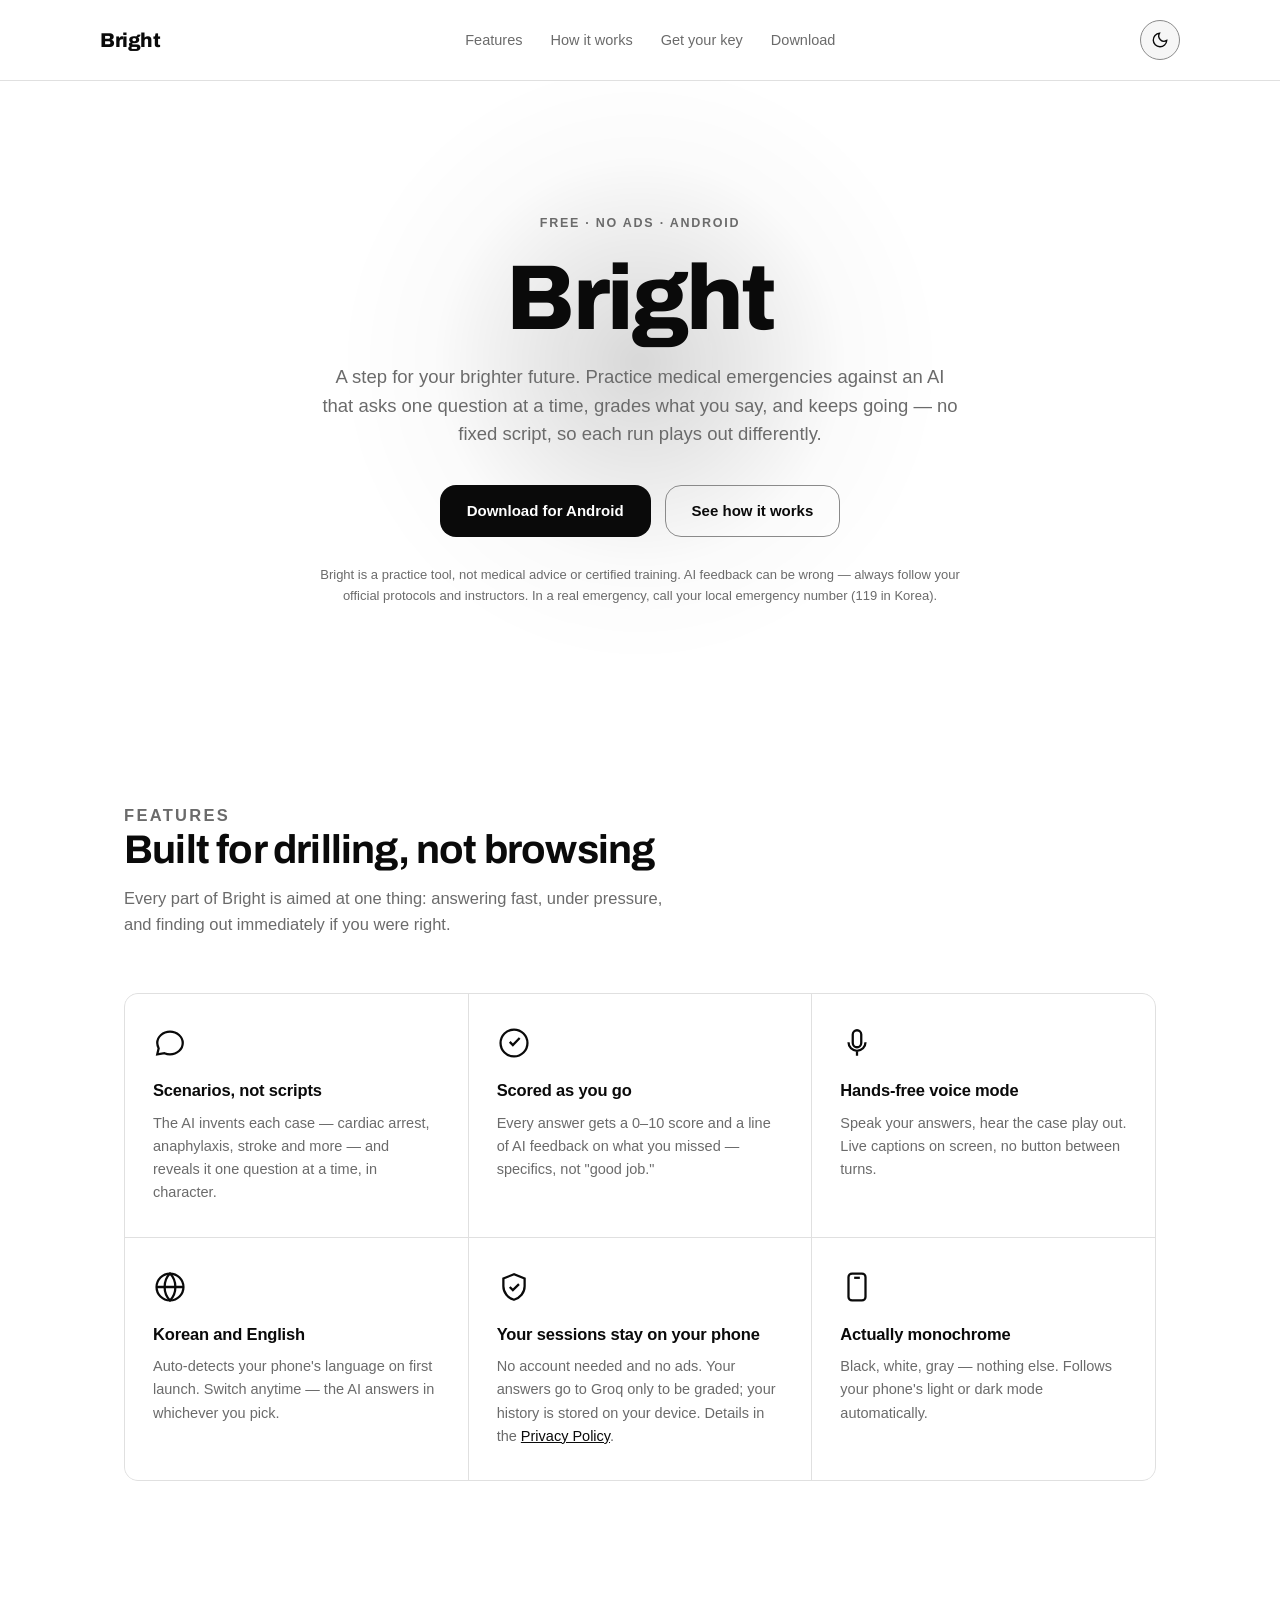
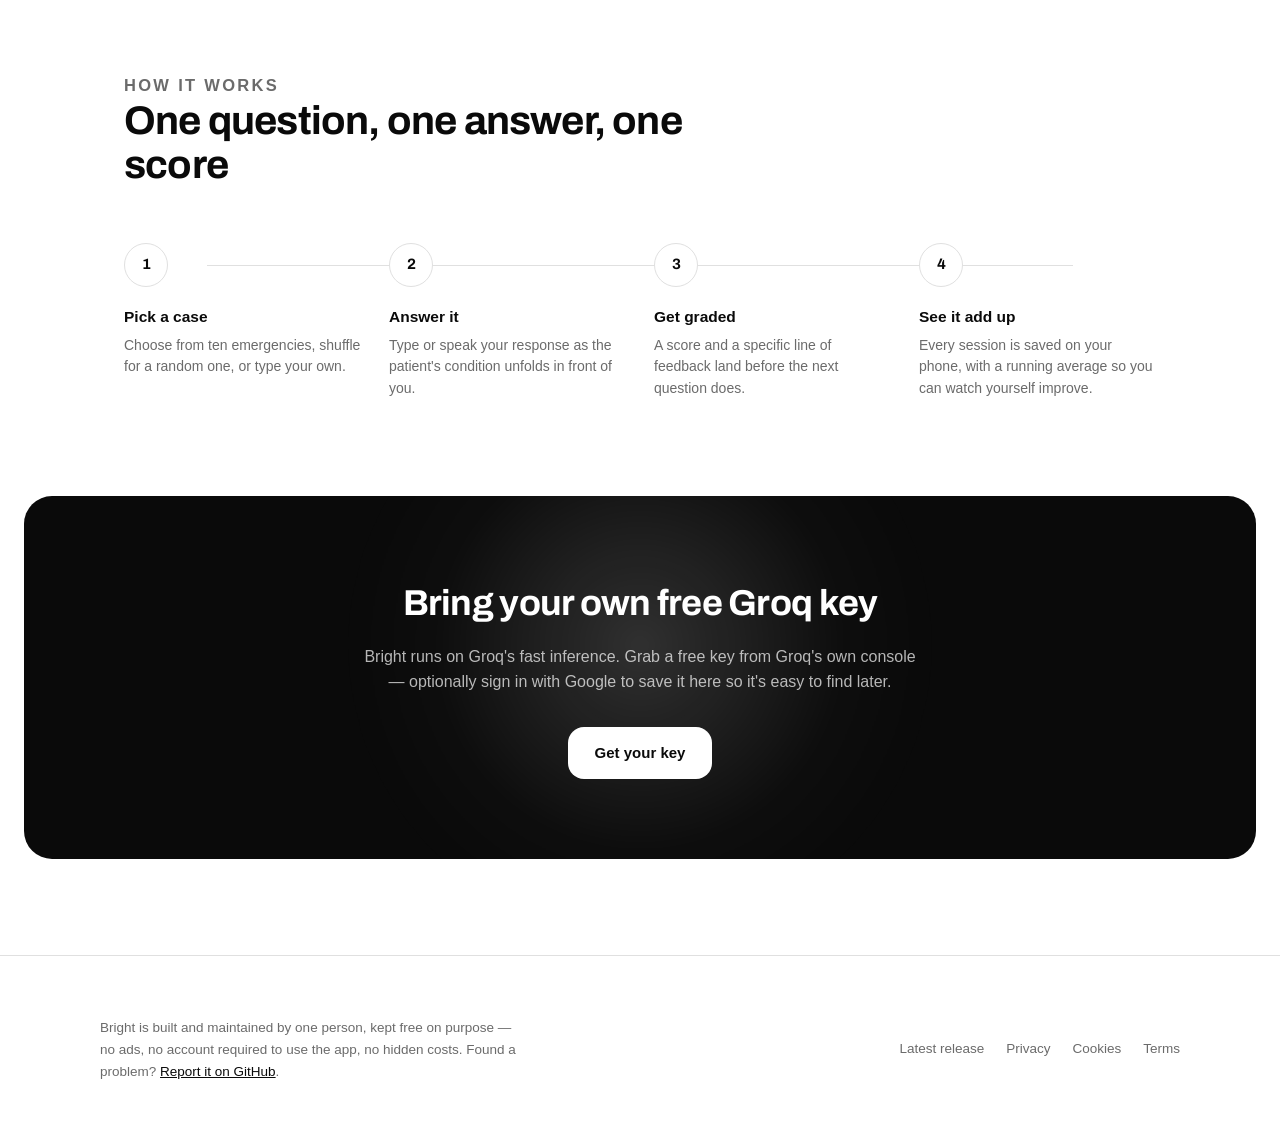
<file: index.html>
<!DOCTYPE html>
<html lang="en">
<head>
<meta charset="UTF-8">
<meta name="viewport" content="width=device-width, initial-scale=1.0, viewport-fit=cover">
<meta name="theme-color" content="#FFFFFF" media="(prefers-color-scheme: light)">
<meta name="theme-color" content="#000000" media="(prefers-color-scheme: dark)">
<title>Bright — AI emergency training, on your phone</title>
<meta name="description" content="Bright drills you on medical emergencies with an AI that asks, grades, and adapts. Free, no ads, built by one person. For practice only — not medical advice.">
<link rel="stylesheet" href="css/styles.css">
</head>
<body>
<a class="skip-link" href="#main">Skip to content</a>

<nav class="nav" aria-label="Main">
  <div class="nav-inner">
    <a href="/" class="wordmark" aria-label="Bright home">Bright</a>
    <ul class="nav-links" id="nav-links">
      <li><a href="#features">Features</a></li>
      <li><a href="#how-it-works">How it works</a></li>
      <li><a href="get-started.html">Get your key</a></li>
      <li><a href="https://github.com/tyngzfgsf/Bright-app/releases/latest" target="_blank" rel="noopener">Download<span class="sr-only"> (opens in a new tab)</span></a></li>
    </ul>
    <div class="nav-actions">
      <button class="theme-toggle" aria-label="Toggle theme"></button>
      <button class="menu-toggle" aria-label="Open menu" aria-expanded="false" aria-controls="nav-links"><span></span><span></span></button>
    </div>
  </div>
</nav>

<main id="main">

<header class="hero">
  <div class="orb" aria-hidden="true"></div>
  <div class="hero-inner">
    <p class="hero-eyebrow">Free · No ads · Android</p>
    <h1>Bright</h1>
    <p class="lede">A step for your brighter future. Practice medical emergencies against an AI that asks one question at a time, grades what you say, and keeps going — no fixed script, so each run plays out differently.</p>
    <div class="btn-row">
      <a class="btn btn-primary" href="https://github.com/tyngzfgsf/Bright-app/releases/latest" target="_blank" rel="noopener">Download for Android<span class="sr-only"> (opens GitHub releases in a new tab)</span></a>
      <a class="btn btn-outline" href="#how-it-works">See how it works</a>
    </div>
    <p class="notice">Bright is a practice tool, not medical advice or certified training. AI feedback can be wrong — always follow your official protocols and instructors. In a real emergency, call your local emergency number (119 in Korea).</p>
  </div>
</header>

<section id="features">
  <div class="wrap">
    <div class="section-head">
      <p class="eyebrow">Features</p>
      <h2>Built for drilling, not browsing</h2>
      <p>Every part of Bright is aimed at one thing: answering fast, under pressure, and finding out immediately if you were right.</p>
    </div>

    <div class="feature-grid">
      <div class="feature-card">
        <svg class="icon" viewBox="0 0 24 24" aria-hidden="true" focusable="false"><path d="M21 12c0 4.4-4 8-9 8-1.4 0-2.7-.3-3.9-.8L3 20l1-4.2C3.4 14.4 3 13.2 3 12c0-4.4 4-8 9-8s9 3.6 9 8Z"/></svg>
        <h3>Scenarios, not scripts</h3>
        <p>The AI invents each case — cardiac arrest, anaphylaxis, stroke and more — and reveals it one question at a time, in character.</p>
      </div>
      <div class="feature-card">
        <svg class="icon" viewBox="0 0 24 24" aria-hidden="true" focusable="false"><path d="M9 11.2 11.2 13.5 16 8.5"/><circle cx="12" cy="12" r="9.5"/></svg>
        <h3>Scored as you go</h3>
        <p>Every answer gets a 0–10 score and a line of AI feedback on what you missed — specifics, not "good job."</p>
      </div>
      <div class="feature-card">
        <svg class="icon" viewBox="0 0 24 24" aria-hidden="true" focusable="false"><path d="M12 3a3 3 0 0 1 3 3v6a3 3 0 0 1-6 0V6a3 3 0 0 1 3-3Z"/><path d="M6 11.5a6 6 0 0 0 12 0"/><path d="M12 18v3"/></svg>
        <h3>Hands-free voice mode</h3>
        <p>Speak your answers, hear the case play out. Live captions on screen, no button between turns.</p>
      </div>
      <div class="feature-card">
        <svg class="icon" viewBox="0 0 24 24" aria-hidden="true" focusable="false"><circle cx="12" cy="12" r="9.5"/><path d="M2.5 12h19M12 2.5c2.5 2.5 3.8 6 3.8 9.5s-1.3 7-3.8 9.5c-2.5-2.5-3.8-6-3.8-9.5S9.5 5 12 2.5Z"/></svg>
        <h3>Korean and English</h3>
        <p>Auto-detects your phone's language on first launch. Switch anytime — the AI answers in whichever you pick.</p>
      </div>
      <div class="feature-card">
        <svg class="icon" viewBox="0 0 24 24" aria-hidden="true" focusable="false"><path d="M12 3 4.5 6v5.5c0 4.6 3.2 8.3 7.5 9.5 4.3-1.2 7.5-4.9 7.5-9.5V6L12 3Z"/><path d="M9 12l2.2 2.2L15.5 10"/></svg>
        <h3>Your sessions stay on your phone</h3>
        <p>No account needed and no ads. Your answers go to Groq only to be graded; your history is stored on your device. Details in the <a href="privacy.html">Privacy Policy</a>.</p>
      </div>
      <div class="feature-card">
        <svg class="icon" viewBox="0 0 24 24" aria-hidden="true" focusable="false"><rect x="6" y="2.5" width="12" height="19" rx="2.5"/><path d="M10 5.5h4"/></svg>
        <h3>Actually monochrome</h3>
        <p>Black, white, gray — nothing else. Follows your phone's light or dark mode automatically.</p>
      </div>
    </div>
  </div>
</section>

<section id="how-it-works">
  <div class="wrap">
    <div class="section-head">
      <p class="eyebrow">How it works</p>
      <h2>One question, one answer, one score</h2>
    </div>
    <div class="steps">
      <div class="step">
        <div class="step-num">1</div>
        <h3>Pick a case</h3>
        <p>Choose from ten emergencies, shuffle for a random one, or type your own.</p>
      </div>
      <div class="step">
        <div class="step-num">2</div>
        <h3>Answer it</h3>
        <p>Type or speak your response as the patient's condition unfolds in front of you.</p>
      </div>
      <div class="step">
        <div class="step-num">3</div>
        <h3>Get graded</h3>
        <p>A score and a specific line of feedback land before the next question does.</p>
      </div>
      <div class="step">
        <div class="step-num">4</div>
        <h3>See it add up</h3>
        <p>Every session is saved on your phone, with a running average so you can watch yourself improve.</p>
      </div>
    </div>
  </div>
</section>

<div class="band">
  <div class="orb" aria-hidden="true"></div>
  <div class="band-inner">
    <h2>Bring your own free Groq key</h2>
    <p>Bright runs on Groq's fast inference. Grab a free key from Groq's own console — optionally sign in with Google to save it here so it's easy to find later.</p>
    <div class="btn-row" style="justify-content:center">
      <a class="btn btn-primary" href="get-started.html">Get your key</a>
    </div>
  </div>
</div>

</main>

<footer>
  <div class="footer-inner">
    <p class="footer-note">Bright is built and maintained by one person, kept free on purpose — no ads, no account required to use the app, no hidden costs. Found a problem? <a href="https://github.com/tyngzfgsf/Bright-app/issues" target="_blank" rel="noopener">Report it on GitHub</a>.</p>
    <ul class="footer-links">
      <li><a href="https://github.com/tyngzfgsf/Bright-app/releases/latest" target="_blank" rel="noopener">Latest release</a></li>
      <li><a href="privacy.html">Privacy</a></li>
      <li><a href="privacy.html#cookies">Cookies</a></li>
      <li><a href="terms.html">Terms</a></li>
    </ul>
  </div>
</footer>

<script src="js/theme.js"></script>
<script src="js/nav.js"></script>
<script src="js/animations.js"></script>
</body>
</html>
</file>
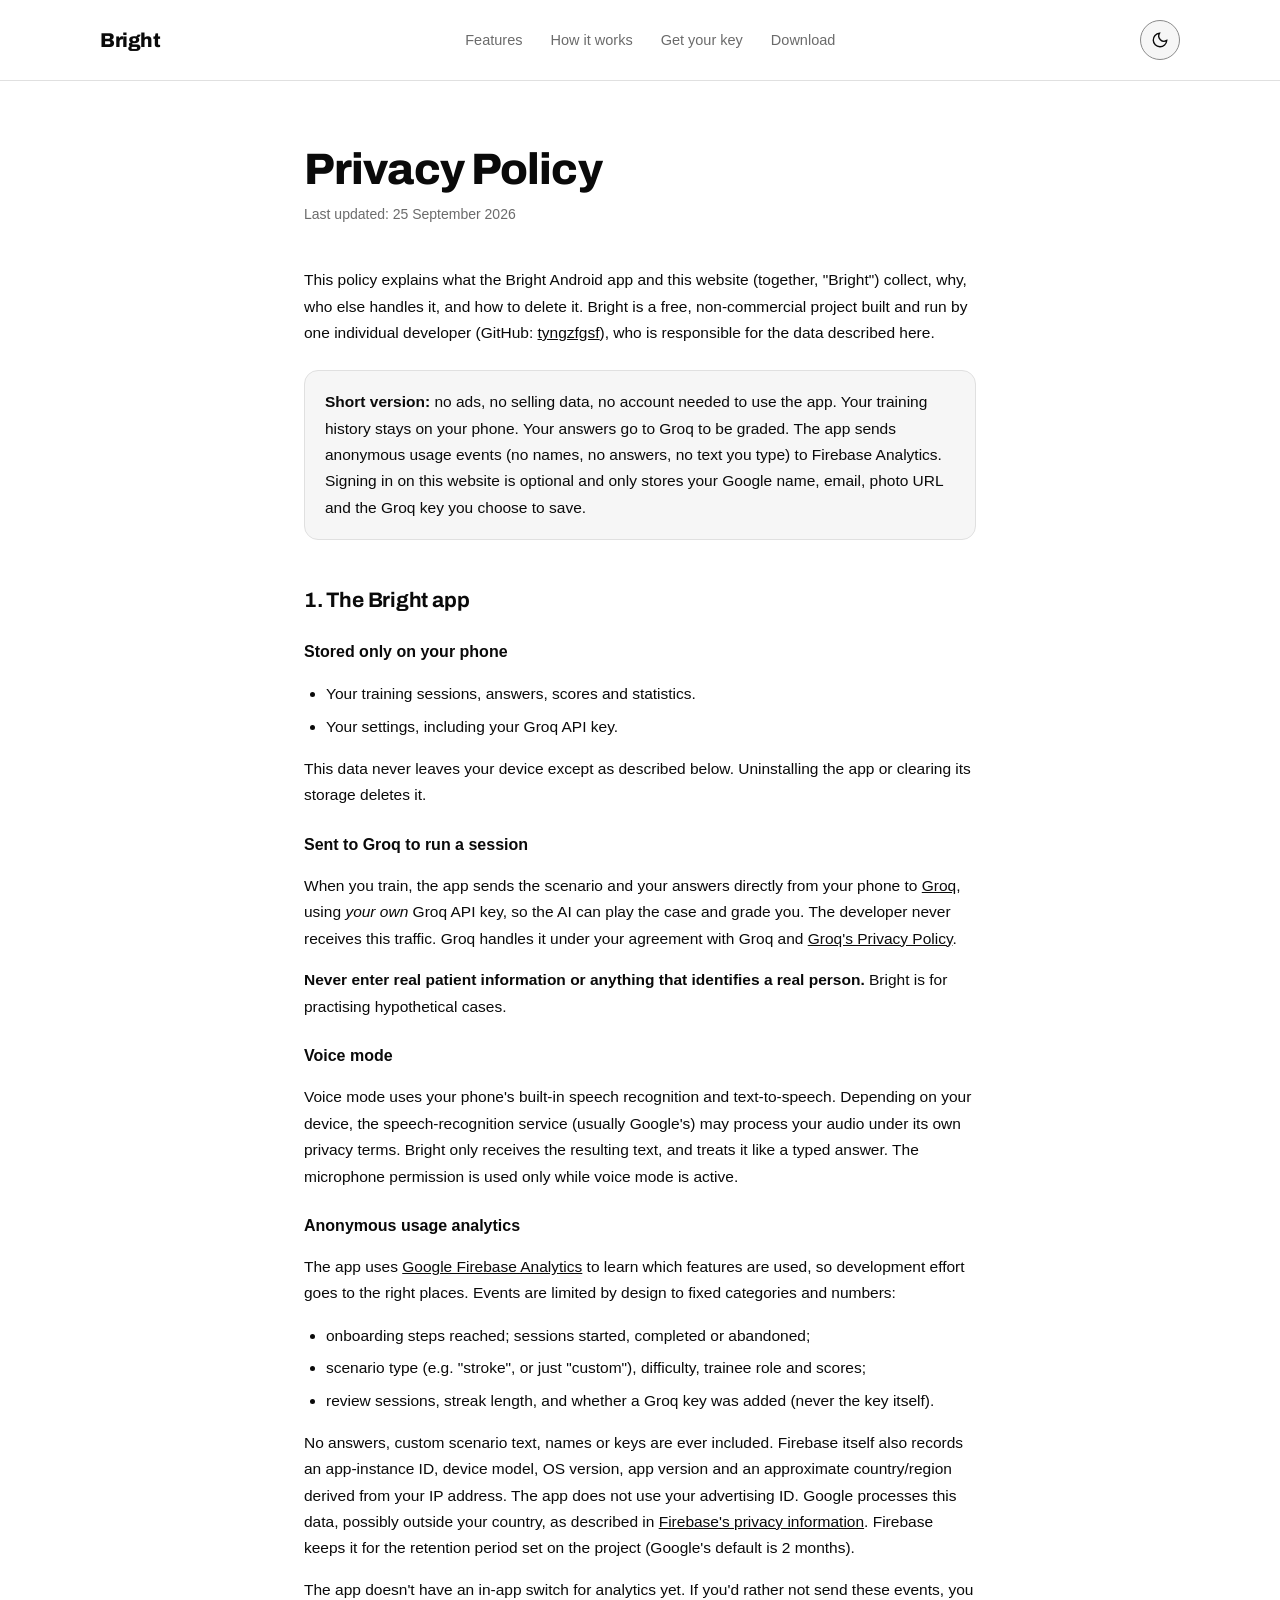
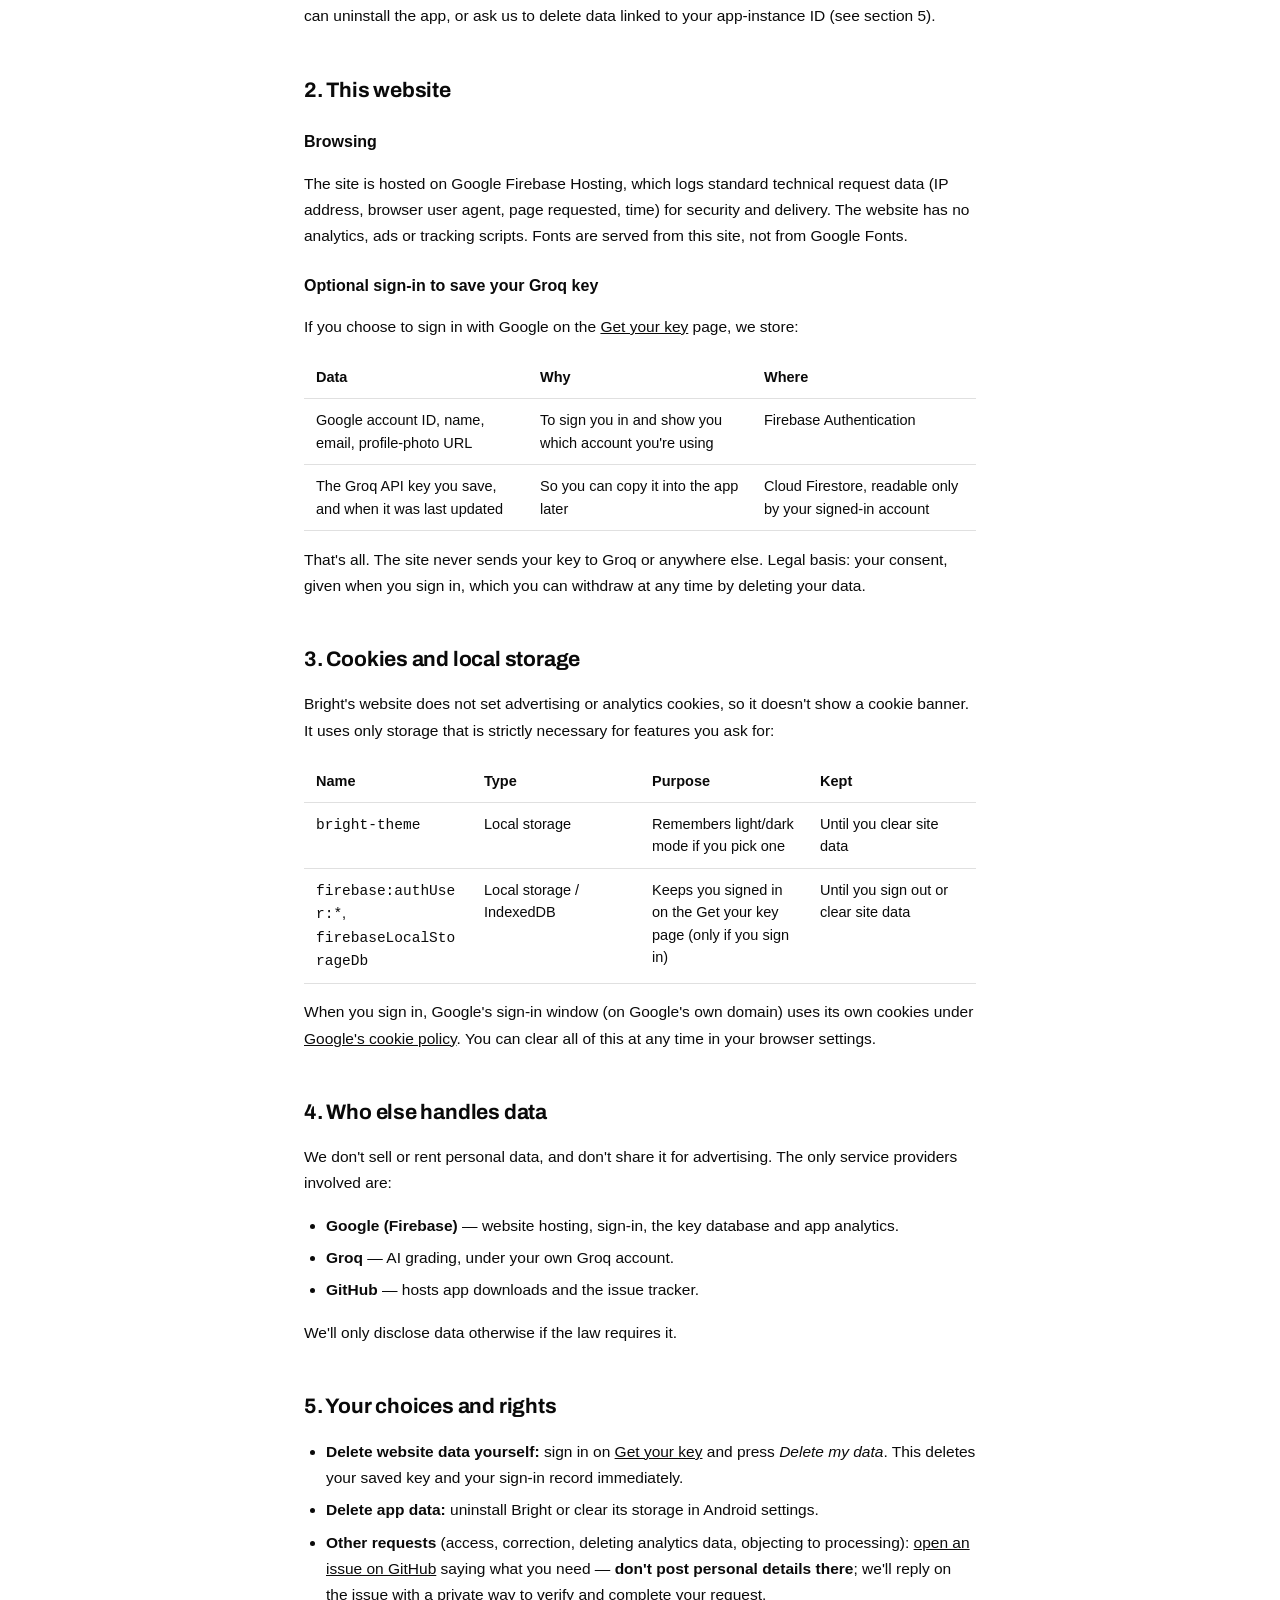
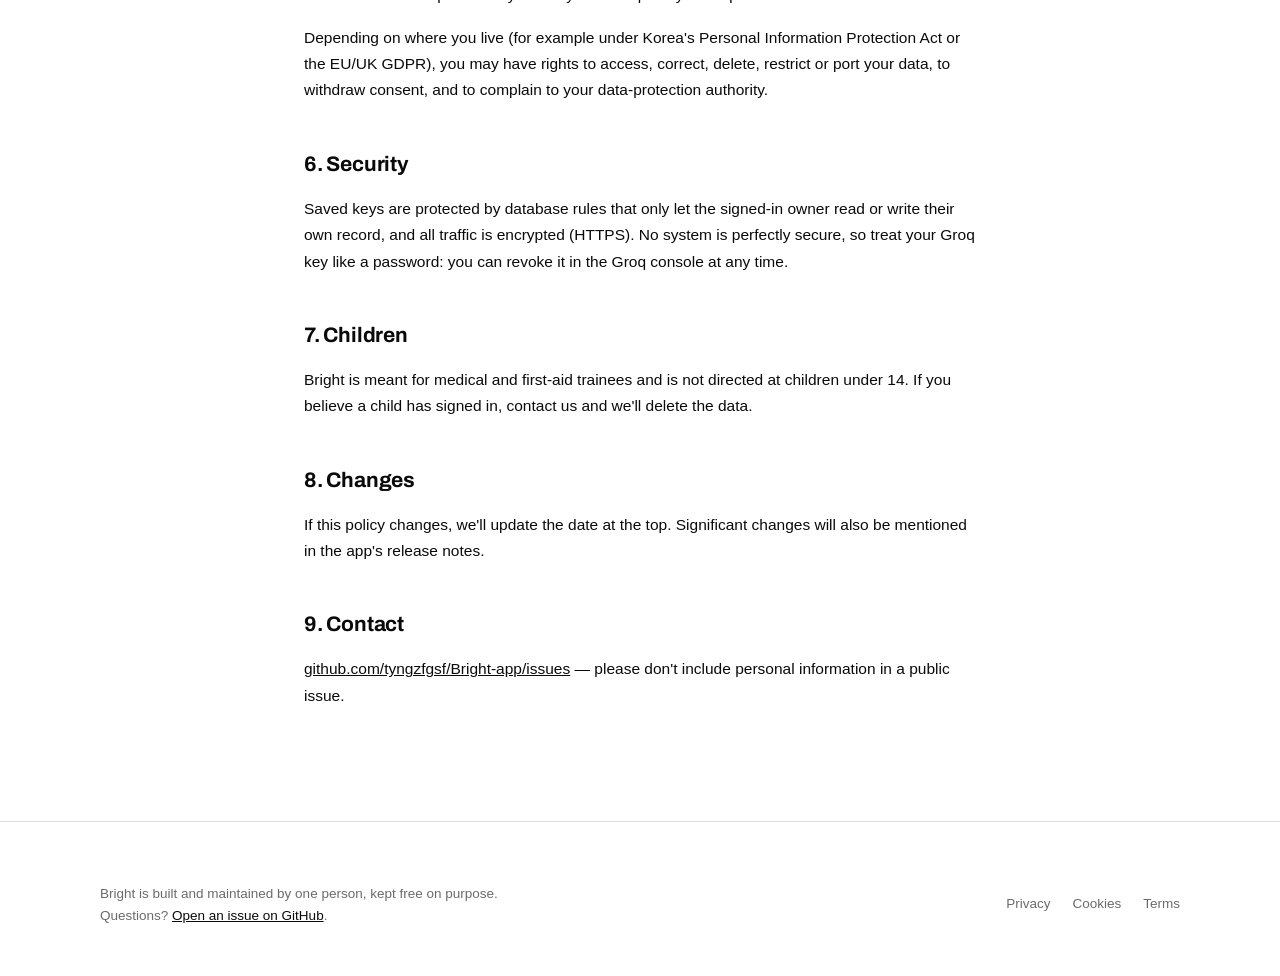
<file: privacy.html>
<!DOCTYPE html>
<html lang="en">
<head>
<meta charset="UTF-8">
<meta name="viewport" content="width=device-width, initial-scale=1.0, viewport-fit=cover">
<meta name="theme-color" content="#FFFFFF" media="(prefers-color-scheme: light)">
<meta name="theme-color" content="#000000" media="(prefers-color-scheme: dark)">
<title>Privacy Policy — Bright</title>
<meta name="description" content="How Bright handles your data: what the app and website collect, why, and how to delete it.">
<link rel="stylesheet" href="css/styles.css">
</head>
<body>
<a class="skip-link" href="#main">Skip to content</a>

<nav class="nav" aria-label="Main">
  <div class="nav-inner">
    <a href="/" class="wordmark" aria-label="Bright home">Bright</a>
    <ul class="nav-links" id="nav-links">
      <li><a href="index.html#features">Features</a></li>
      <li><a href="index.html#how-it-works">How it works</a></li>
      <li><a href="get-started.html">Get your key</a></li>
      <li><a href="https://github.com/tyngzfgsf/Bright-app/releases/latest" target="_blank" rel="noopener">Download<span class="sr-only"> (opens in a new tab)</span></a></li>
    </ul>
    <div class="nav-actions">
      <button class="theme-toggle" aria-label="Toggle theme"></button>
      <button class="menu-toggle" aria-label="Open menu" aria-expanded="false" aria-controls="nav-links"><span></span><span></span></button>
    </div>
  </div>
</nav>

<main id="main" class="legal">
<h1>Privacy Policy</h1>
<p class="updated">Last updated: 25 September 2026</p>

<p>This policy explains what the Bright Android app and this website (together, "Bright") collect, why, who else handles it, and how to delete it. Bright is a free, non-commercial project built and run by one individual developer (GitHub: <a href="https://github.com/tyngzfgsf" target="_blank" rel="noopener">tyngzfgsf</a>), who is responsible for the data described here.</p>

<div class="callout"><p><strong>Short version:</strong> no ads, no selling data, no account needed to use the app. Your training history stays on your phone. Your answers go to Groq to be graded. The app sends anonymous usage events (no names, no answers, no text you type) to Firebase Analytics. Signing in on this website is optional and only stores your Google name, email, photo URL and the Groq key you choose to save.</p></div>

<h2 id="app">1. The Bright app</h2>
<h3>Stored only on your phone</h3>
<ul>
  <li>Your training sessions, answers, scores and statistics.</li>
  <li>Your settings, including your Groq API key.</li>
</ul>
<p>This data never leaves your device except as described below. Uninstalling the app or clearing its storage deletes it.</p>

<h3>Sent to Groq to run a session</h3>
<p>When you train, the app sends the scenario and your answers directly from your phone to <a href="https://groq.com" target="_blank" rel="noopener">Groq</a>, using <em>your own</em> Groq API key, so the AI can play the case and grade you. The developer never receives this traffic. Groq handles it under your agreement with Groq and <a href="https://groq.com/privacy-policy/" target="_blank" rel="noopener">Groq's Privacy Policy</a>.</p>
<p><strong>Never enter real patient information or anything that identifies a real person.</strong> Bright is for practising hypothetical cases.</p>

<h3>Voice mode</h3>
<p>Voice mode uses your phone's built-in speech recognition and text-to-speech. Depending on your device, the speech-recognition service (usually Google's) may process your audio under its own privacy terms. Bright only receives the resulting text, and treats it like a typed answer. The microphone permission is used only while voice mode is active.</p>

<h3>Anonymous usage analytics</h3>
<p>The app uses <a href="https://firebase.google.com/docs/analytics" target="_blank" rel="noopener">Google Firebase Analytics</a> to learn which features are used, so development effort goes to the right places. Events are limited by design to fixed categories and numbers:</p>
<ul>
  <li>onboarding steps reached; sessions started, completed or abandoned;</li>
  <li>scenario type (e.g. "stroke", or just "custom"), difficulty, trainee role and scores;</li>
  <li>review sessions, streak length, and whether a Groq key was added (never the key itself).</li>
</ul>
<p>No answers, custom scenario text, names or keys are ever included. Firebase itself also records an app-instance ID, device model, OS version, app version and an approximate country/region derived from your IP address. The app does not use your advertising ID. Google processes this data, possibly outside your country, as described in <a href="https://firebase.google.com/support/privacy" target="_blank" rel="noopener">Firebase's privacy information</a>. Firebase keeps it for the retention period set on the project (Google's default is 2 months).</p>
<p>The app doesn't have an in-app switch for analytics yet. If you'd rather not send these events, you can uninstall the app, or ask us to delete data linked to your app-instance ID (see section 5).</p>

<h2 id="website">2. This website</h2>
<h3>Browsing</h3>
<p>The site is hosted on Google Firebase Hosting, which logs standard technical request data (IP address, browser user agent, page requested, time) for security and delivery. The website has no analytics, ads or tracking scripts. Fonts are served from this site, not from Google Fonts.</p>

<h3>Optional sign-in to save your Groq key</h3>
<p>If you choose to sign in with Google on the <a href="get-started.html">Get your key</a> page, we store:</p>
<table>
  <thead><tr><th>Data</th><th>Why</th><th>Where</th></tr></thead>
  <tbody>
    <tr><td>Google account ID, name, email, profile-photo URL</td><td>To sign you in and show you which account you're using</td><td>Firebase Authentication</td></tr>
    <tr><td>The Groq API key you save, and when it was last updated</td><td>So you can copy it into the app later</td><td>Cloud Firestore, readable only by your signed-in account</td></tr>
  </tbody>
</table>
<p>That's all. The site never sends your key to Groq or anywhere else. Legal basis: your consent, given when you sign in, which you can withdraw at any time by deleting your data.</p>

<h2 id="cookies">3. Cookies and local storage</h2>
<p>Bright's website does not set advertising or analytics cookies, so it doesn't show a cookie banner. It uses only storage that is strictly necessary for features you ask for:</p>
<table>
  <thead><tr><th>Name</th><th>Type</th><th>Purpose</th><th>Kept</th></tr></thead>
  <tbody>
    <tr><td><code>bright-theme</code></td><td>Local storage</td><td>Remembers light/dark mode if you pick one</td><td>Until you clear site data</td></tr>
    <tr><td><code>firebase:authUser:*</code>, <code>firebaseLocalStorageDb</code></td><td>Local storage / IndexedDB</td><td>Keeps you signed in on the Get your key page (only if you sign in)</td><td>Until you sign out or clear site data</td></tr>
  </tbody>
</table>
<p>When you sign in, Google's sign-in window (on Google's own domain) uses its own cookies under <a href="https://policies.google.com/technologies/cookies" target="_blank" rel="noopener">Google's cookie policy</a>. You can clear all of this at any time in your browser settings.</p>

<h2 id="sharing">4. Who else handles data</h2>
<p>We don't sell or rent personal data, and don't share it for advertising. The only service providers involved are:</p>
<ul>
  <li><strong>Google (Firebase)</strong> — website hosting, sign-in, the key database and app analytics.</li>
  <li><strong>Groq</strong> — AI grading, under your own Groq account.</li>
  <li><strong>GitHub</strong> — hosts app downloads and the issue tracker.</li>
</ul>
<p>We'll only disclose data otherwise if the law requires it.</p>

<h2 id="rights">5. Your choices and rights</h2>
<ul>
  <li><strong>Delete website data yourself:</strong> sign in on <a href="get-started.html">Get your key</a> and press <em>Delete my data</em>. This deletes your saved key and your sign-in record immediately.</li>
  <li><strong>Delete app data:</strong> uninstall Bright or clear its storage in Android settings.</li>
  <li><strong>Other requests</strong> (access, correction, deleting analytics data, objecting to processing): <a href="https://github.com/tyngzfgsf/Bright-app/issues" target="_blank" rel="noopener">open an issue on GitHub</a> saying what you need — <strong>don't post personal details there</strong>; we'll reply on the issue with a private way to verify and complete your request.</li>
</ul>
<p>Depending on where you live (for example under Korea's Personal Information Protection Act or the EU/UK GDPR), you may have rights to access, correct, delete, restrict or port your data, to withdraw consent, and to complain to your data-protection authority.</p>

<h2 id="security">6. Security</h2>
<p>Saved keys are protected by database rules that only let the signed-in owner read or write their own record, and all traffic is encrypted (HTTPS). No system is perfectly secure, so treat your Groq key like a password: you can revoke it in the Groq console at any time.</p>

<h2 id="children">7. Children</h2>
<p>Bright is meant for medical and first-aid trainees and is not directed at children under 14. If you believe a child has signed in, contact us and we'll delete the data.</p>

<h2 id="changes">8. Changes</h2>
<p>If this policy changes, we'll update the date at the top. Significant changes will also be mentioned in the app's release notes.</p>

<h2 id="contact">9. Contact</h2>
<p><a href="https://github.com/tyngzfgsf/Bright-app/issues" target="_blank" rel="noopener">github.com/tyngzfgsf/Bright-app/issues</a> — please don't include personal information in a public issue.</p>

</main>

<footer>
  <div class="footer-inner">
    <p class="footer-note">Bright is built and maintained by one person, kept free on purpose. Questions? <a href="https://github.com/tyngzfgsf/Bright-app/issues" target="_blank" rel="noopener">Open an issue on GitHub</a>.</p>
    <ul class="footer-links">
      <li><a href="privacy.html">Privacy</a></li>
      <li><a href="privacy.html#cookies">Cookies</a></li>
      <li><a href="terms.html">Terms</a></li>
    </ul>
  </div>
</footer>

<script src="js/theme.js"></script>
<script src="js/nav.js"></script>
</body>
</html>
</file>
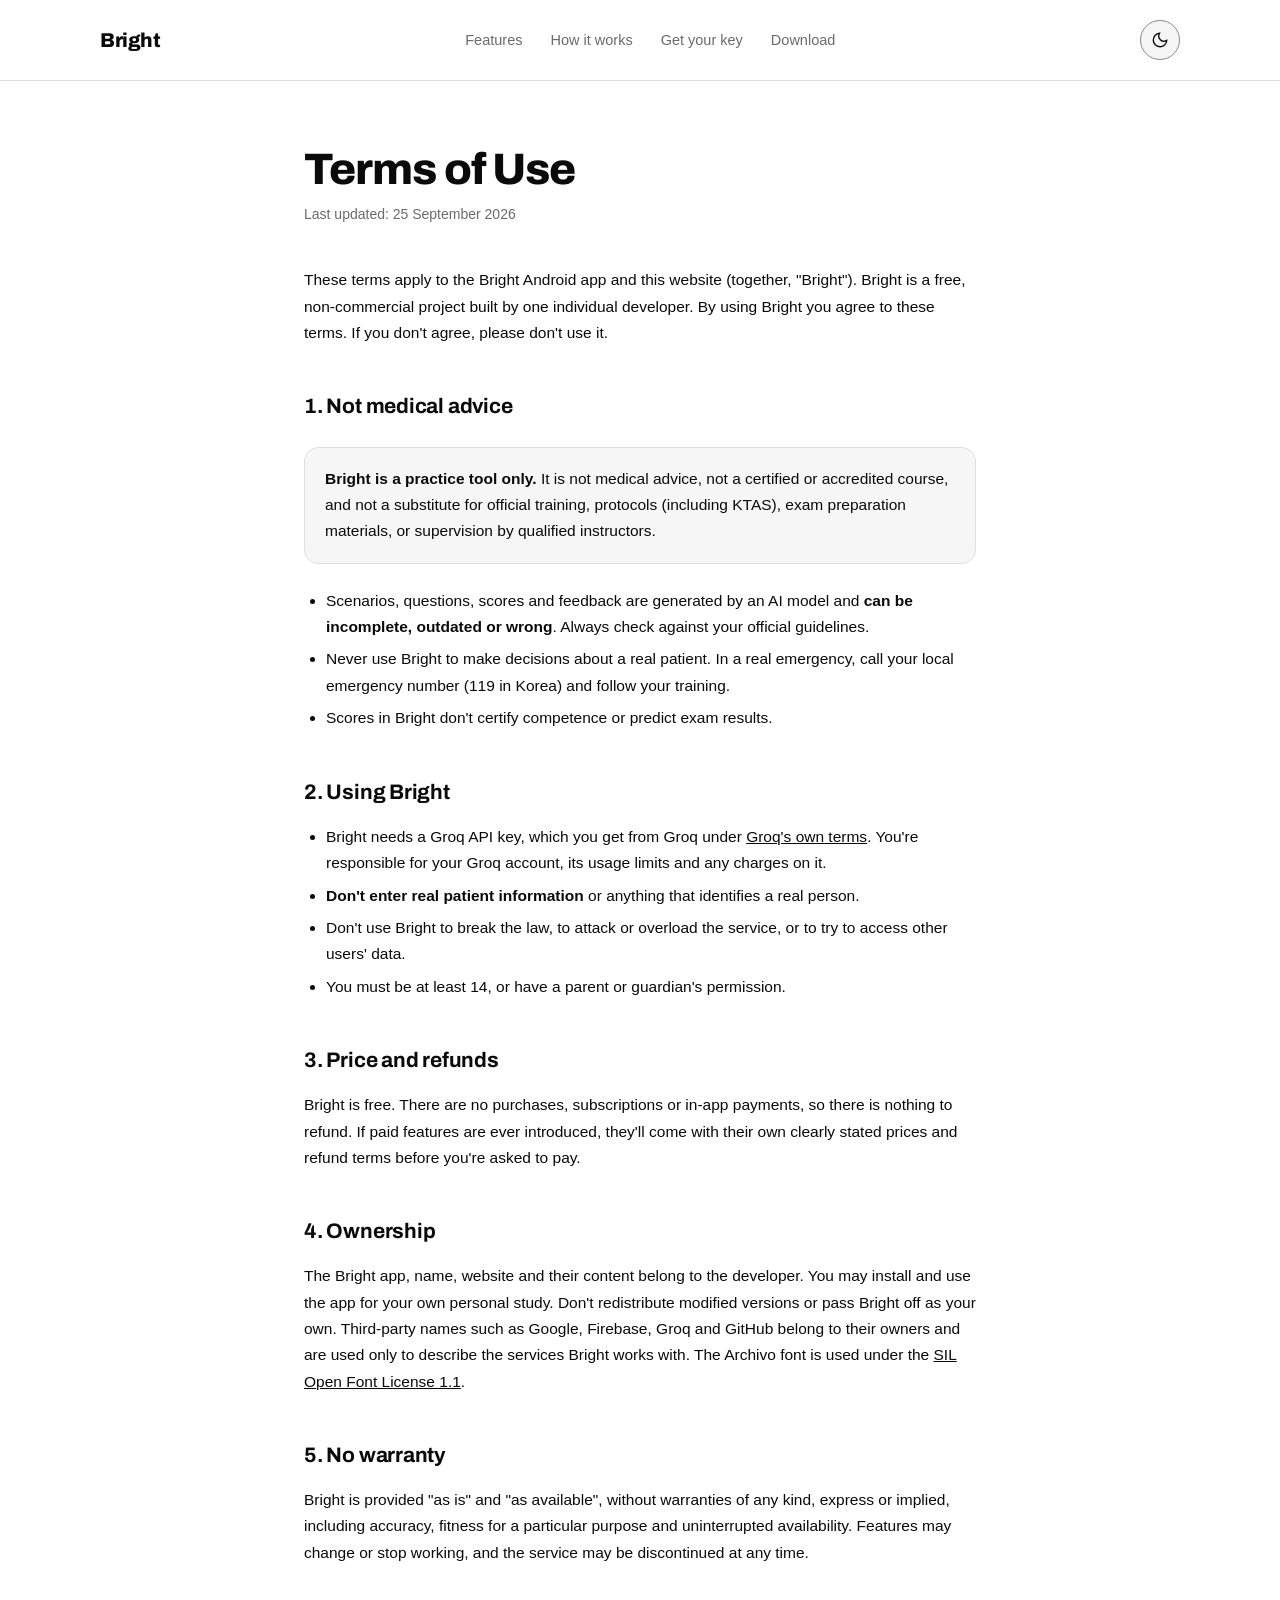
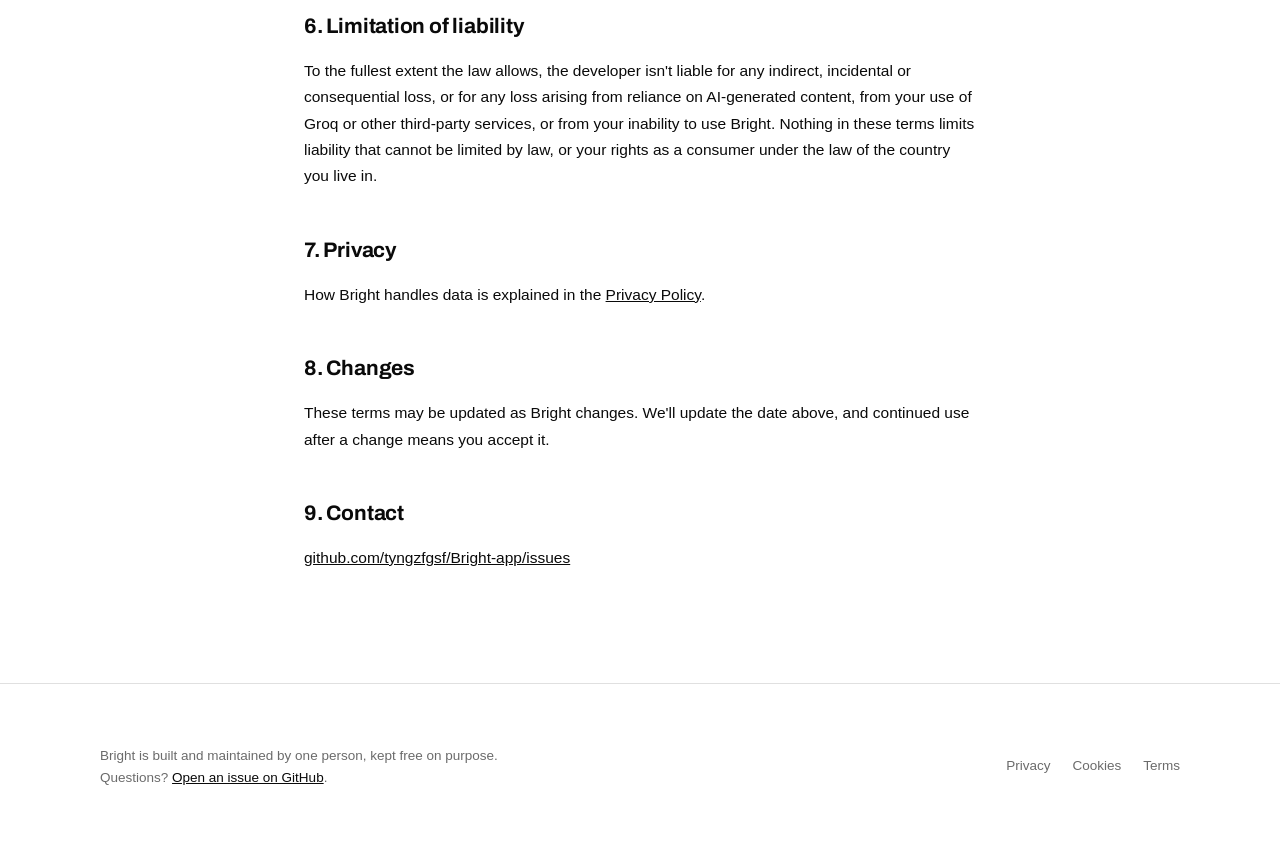
<file: terms.html>
<!DOCTYPE html>
<html lang="en">
<head>
<meta charset="UTF-8">
<meta name="viewport" content="width=device-width, initial-scale=1.0, viewport-fit=cover">
<meta name="theme-color" content="#FFFFFF" media="(prefers-color-scheme: light)">
<meta name="theme-color" content="#000000" media="(prefers-color-scheme: dark)">
<title>Terms of Use — Bright</title>
<meta name="description" content="Terms for using the Bright app and website, including the medical disclaimer.">
<link rel="stylesheet" href="css/styles.css">
</head>
<body>
<a class="skip-link" href="#main">Skip to content</a>

<nav class="nav" aria-label="Main">
  <div class="nav-inner">
    <a href="/" class="wordmark" aria-label="Bright home">Bright</a>
    <ul class="nav-links" id="nav-links">
      <li><a href="index.html#features">Features</a></li>
      <li><a href="index.html#how-it-works">How it works</a></li>
      <li><a href="get-started.html">Get your key</a></li>
      <li><a href="https://github.com/tyngzfgsf/Bright-app/releases/latest" target="_blank" rel="noopener">Download<span class="sr-only"> (opens in a new tab)</span></a></li>
    </ul>
    <div class="nav-actions">
      <button class="theme-toggle" aria-label="Toggle theme"></button>
      <button class="menu-toggle" aria-label="Open menu" aria-expanded="false" aria-controls="nav-links"><span></span><span></span></button>
    </div>
  </div>
</nav>

<main id="main" class="legal">
<h1>Terms of Use</h1>
<p class="updated">Last updated: 25 September 2026</p>

<p>These terms apply to the Bright Android app and this website (together, "Bright"). Bright is a free, non-commercial project built by one individual developer. By using Bright you agree to these terms. If you don't agree, please don't use it.</p>

<h2 id="medical">1. Not medical advice</h2>
<div class="callout"><p><strong>Bright is a practice tool only.</strong> It is not medical advice, not a certified or accredited course, and not a substitute for official training, protocols (including KTAS), exam preparation materials, or supervision by qualified instructors.</p></div>
<ul>
  <li>Scenarios, questions, scores and feedback are generated by an AI model and <strong>can be incomplete, outdated or wrong</strong>. Always check against your official guidelines.</li>
  <li>Never use Bright to make decisions about a real patient. In a real emergency, call your local emergency number (119 in Korea) and follow your training.</li>
  <li>Scores in Bright don't certify competence or predict exam results.</li>
</ul>

<h2 id="use">2. Using Bright</h2>
<ul>
  <li>Bright needs a Groq API key, which you get from Groq under <a href="https://groq.com/terms-of-use/" target="_blank" rel="noopener">Groq's own terms</a>. You're responsible for your Groq account, its usage limits and any charges on it.</li>
  <li><strong>Don't enter real patient information</strong> or anything that identifies a real person.</li>
  <li>Don't use Bright to break the law, to attack or overload the service, or to try to access other users' data.</li>
  <li>You must be at least 14, or have a parent or guardian's permission.</li>
</ul>

<h2 id="price">3. Price and refunds</h2>
<p>Bright is free. There are no purchases, subscriptions or in-app payments, so there is nothing to refund. If paid features are ever introduced, they'll come with their own clearly stated prices and refund terms before you're asked to pay.</p>

<h2 id="ip">4. Ownership</h2>
<p>The Bright app, name, website and their content belong to the developer. You may install and use the app for your own personal study. Don't redistribute modified versions or pass Bright off as your own. Third-party names such as Google, Firebase, Groq and GitHub belong to their owners and are used only to describe the services Bright works with. The Archivo font is used under the <a href="fonts/OFL.txt">SIL Open Font License 1.1</a>.</p>

<h2 id="warranty">5. No warranty</h2>
<p>Bright is provided "as is" and "as available", without warranties of any kind, express or implied, including accuracy, fitness for a particular purpose and uninterrupted availability. Features may change or stop working, and the service may be discontinued at any time.</p>

<h2 id="liability">6. Limitation of liability</h2>
<p>To the fullest extent the law allows, the developer isn't liable for any indirect, incidental or consequential loss, or for any loss arising from reliance on AI-generated content, from your use of Groq or other third-party services, or from your inability to use Bright. Nothing in these terms limits liability that cannot be limited by law, or your rights as a consumer under the law of the country you live in.</p>

<h2 id="privacy">7. Privacy</h2>
<p>How Bright handles data is explained in the <a href="privacy.html">Privacy Policy</a>.</p>

<h2 id="changes">8. Changes</h2>
<p>These terms may be updated as Bright changes. We'll update the date above, and continued use after a change means you accept it.</p>

<h2 id="contact">9. Contact</h2>
<p><a href="https://github.com/tyngzfgsf/Bright-app/issues" target="_blank" rel="noopener">github.com/tyngzfgsf/Bright-app/issues</a></p>

</main>

<footer>
  <div class="footer-inner">
    <p class="footer-note">Bright is built and maintained by one person, kept free on purpose. Questions? <a href="https://github.com/tyngzfgsf/Bright-app/issues" target="_blank" rel="noopener">Open an issue on GitHub</a>.</p>
    <ul class="footer-links">
      <li><a href="privacy.html">Privacy</a></li>
      <li><a href="privacy.html#cookies">Cookies</a></li>
      <li><a href="terms.html">Terms</a></li>
    </ul>
  </div>
</footer>

<script src="js/theme.js"></script>
<script src="js/nav.js"></script>
</body>
</html>
</file>
<file: css/styles.css>
/* ==========================================================================
   Bright — site theme
   Color tokens are pulled directly from the Android app's Color.kt so the
   site and the app read as the same product. Deliberately zero accent hue
   in either mode — depth comes from weight, spacing and the orb motif only.
   ========================================================================== */

/* Archivo is self-hosted (SIL OFL 1.1, see fonts/OFL.txt) so visitors' browsers
   never contact Google just to render a heading. */
@font-face {
  font-family: 'Archivo';
  font-style: normal;
  font-weight: 500 800;
  font-display: swap;
  src: url('../fonts/archivo-latin.woff2') format('woff2');
  unicode-range: U+0000-00FF, U+0131, U+0152-0153, U+02BB-02BC, U+02C6, U+02DA, U+02DC, U+0304, U+0308, U+0329, U+2000-206F, U+20AC, U+2122, U+2191, U+2193, U+2212, U+2215, U+FEFF, U+FFFD;
}
@font-face {
  font-family: 'Archivo';
  font-style: normal;
  font-weight: 500 800;
  font-display: swap;
  src: url('../fonts/archivo-latin-ext.woff2') format('woff2');
  unicode-range: U+0100-02BA, U+02BD-02C5, U+02C7-02CC, U+02CE-02D7, U+02DD-02FF, U+0304, U+0308, U+0329, U+1D00-1DBF, U+1E00-1E9F, U+1EF2-1EFF, U+2020, U+20A0-20AB, U+20AD-20C0, U+2113, U+2C60-2C7F, U+A720-A7FF;
}

:root {
  --bg: #FFFFFF;
  --surface: #F6F6F6;
  --surface-variant: #EDEDED;
  --text: #0A0A0A;
  --text-muted: #6B6B6B;
  --border: #E0E0E0;
  --border-strong: #8A8A8A;
  --inverse-bg: #0A0A0A;
  --inverse-text: #FFFFFF;

  --font-display: 'Archivo', -apple-system, 'Segoe UI', sans-serif;
  --font-body: -apple-system, BlinkMacSystemFont, 'Segoe UI', Roboto, sans-serif;

  --radius: 14px;
  --ease: cubic-bezier(0.16, 1, 0.3, 1);

  color-scheme: light;
}

html[data-theme="dark"] {
  --bg: #000000;
  --surface: #121212;
  --surface-variant: #1E1E1E;
  --text: #F5F5F5;
  --text-muted: #9A9A9A;
  --border: #2A2A2A;
  --border-strong: #767676;
  --inverse-bg: #F5F5F5;
  --inverse-text: #0A0A0A;
  color-scheme: dark;
}

@media (prefers-color-scheme: dark) {
  html:not([data-theme="light"]) {
    --bg: #000000;
    --surface: #121212;
    --surface-variant: #1E1E1E;
    --text: #F5F5F5;
    --text-muted: #9A9A9A;
    --border: #2A2A2A;
  --border-strong: #767676;
    --inverse-bg: #F5F5F5;
    --inverse-text: #0A0A0A;
    color-scheme: dark;
  }
}

* { box-sizing: border-box; }

html {
  scroll-behavior: smooth;
  -webkit-text-size-adjust: 100%;
  text-size-adjust: 100%;
}

/* Anchor jumps land below the sticky nav instead of under it */
section[id] { scroll-margin-top: 72px; }

body {
  margin: 0;
  background: var(--bg);
  color: var(--text);
  font-family: var(--font-body);
  font-size: 16px;
  line-height: 1.55;
  transition: background-color 0.4s var(--ease), color 0.4s var(--ease);
  -webkit-font-smoothing: antialiased;
  -webkit-tap-highlight-color: transparent;
  overflow-x: clip;
}

button, .btn { touch-action: manipulation; }

a { color: inherit; }

/* Visible keyboard focus everywhere; mouse/touch clicks don't show it. */
:focus-visible {
  outline: 2px solid var(--text);
  outline-offset: 3px;
  border-radius: 6px;
}
.btn:focus-visible, .google-btn:focus-visible { border-radius: 16px; }
.key-input:focus-visible { outline-offset: 2px; border-radius: 12px; }

.skip-link {
  position: absolute;
  left: 16px;
  top: -60px;
  z-index: 100;
  padding: 10px 16px;
  border-radius: 10px;
  background: var(--text);
  color: var(--bg);
  font-weight: 600;
  text-decoration: none;
  transition: top 0.2s var(--ease);
}
.skip-link:focus { top: 12px; }

.sr-only {
  position: absolute;
  width: 1px;
  height: 1px;
  padding: 0;
  margin: -1px;
  overflow: hidden;
  clip: rect(0, 0, 0, 0);
  white-space: nowrap;
  border: 0;
}

img, svg { display: block; max-width: 100%; }

.wrap {
  max-width: 1080px;
  margin: 0 auto;
  padding: 0 24px;
}

/* ---------- Nav ---------- */

.nav {
  position: sticky;
  top: 0;
  z-index: 40;
  display: flex;
  align-items: center;
  justify-content: space-between;
  padding: 20px max(24px, env(safe-area-inset-right)) 20px max(24px, env(safe-area-inset-left));
  background: color-mix(in srgb, var(--bg) 88%, transparent);
  backdrop-filter: blur(14px);
  -webkit-backdrop-filter: blur(14px);
  border-bottom: 1px solid var(--border);
  transition: padding 0.35s var(--ease), background-color 0.4s var(--ease);
}

.nav.scrolled { padding-top: 14px; padding-bottom: 14px; }

.nav-inner {
  max-width: 1080px;
  margin: 0 auto;
  width: 100%;
  display: flex;
  align-items: center;
  justify-content: space-between;
}

.wordmark {
  font-family: var(--font-display);
  font-weight: 800;
  font-size: 20px;
  letter-spacing: -0.02em;
  text-decoration: none;
}

.nav-links {
  display: flex;
  align-items: center;
  gap: 28px;
  list-style: none;
  margin: 0;
  padding: 0;
}

.nav-links a {
  text-decoration: none;
  font-size: 14.5px;
  color: var(--text-muted);
  transition: color 0.2s var(--ease);
}

.nav-actions {
  display: flex;
  align-items: center;
  gap: 10px;
}

.menu-toggle {
  display: none;
  width: 40px;
  height: 40px;
  border-radius: 50%;
  border: 1px solid var(--border-strong);
  background: var(--surface);
  color: var(--text);
  cursor: pointer;
  position: relative;
  padding: 0;
  transition: transform 0.25s var(--ease), background-color 0.3s var(--ease);
}

.menu-toggle:active { transform: scale(0.94); }

.menu-toggle span {
  position: absolute;
  left: 50%;
  top: 50%;
  width: 16px;
  height: 1.8px;
  margin-left: -8px;
  border-radius: 2px;
  background: currentColor;
  transition: transform 0.4s var(--ease);
}

.menu-toggle span:nth-child(1) { transform: translateY(-3.5px); }
.menu-toggle span:nth-child(2) { transform: translateY(3.5px); }
.nav.open .menu-toggle span:nth-child(1) { transform: rotate(45deg); }
.nav.open .menu-toggle span:nth-child(2) { transform: rotate(-45deg); }

.theme-toggle {
  width: 40px;
  height: 40px;
  border-radius: 50%;
  border: 1px solid var(--border-strong);
  background: var(--surface);
  color: var(--text);
  cursor: pointer;
  display: flex;
  align-items: center;
  justify-content: center;
  transition: transform 0.25s var(--ease), background-color 0.3s var(--ease);
}

.theme-toggle:active { transform: scale(0.94); }

/* ---------- Buttons ---------- */

.btn {
  display: inline-flex;
  align-items: center;
  justify-content: center;
  gap: 8px;
  height: 52px;
  padding: 0 26px;
  border-radius: 16px;
  font-family: var(--font-body);
  font-size: 15px;
  font-weight: 600;
  text-decoration: none;
  cursor: pointer;
  border: 1px solid transparent;
  transition: transform 0.2s var(--ease), background-color 0.2s var(--ease), opacity 0.2s var(--ease);
}

.btn:active { transform: scale(0.97); }

.btn-primary {
  background: var(--text);
  color: var(--bg);
}

.btn-outline {
  background: transparent;
  color: var(--text);
  border-color: var(--border-strong);
}

.btn-row {
  display: flex;
  gap: 14px;
  flex-wrap: wrap;
}

/* ---------- Hero + orb signature ---------- */

.hero {
  position: relative;
  padding: 120px 24px 100px;
  text-align: center;
  overflow: hidden;
}

.orb {
  position: absolute;
  top: 50%;
  left: 50%;
  width: 640px;
  height: 640px;
  transform: translate(-50%, -55%);
  border-radius: 50%;
  background: radial-gradient(circle, var(--text) 0%, color-mix(in srgb, var(--text) 12%, transparent) 45%, transparent 70%);
  opacity: 0.16;
  filter: blur(4px);
  animation: breathe 6s ease-in-out infinite;
  pointer-events: none;
  will-change: transform, opacity;
}

@keyframes breathe {
  0%, 100% { transform: translate(-50%, -55%) scale(0.94); opacity: 0.13; }
  50% { transform: translate(-50%, -55%) scale(1.05); opacity: 0.20; }
}

.hero-inner {
  position: relative;
  z-index: 1;
  max-width: 640px;
  margin: 0 auto;
}

.hero-eyebrow {
  font-size: 12.5px;
  font-weight: 600;
  letter-spacing: 0.14em;
  text-transform: uppercase;
  color: var(--text-muted);
  margin-bottom: 20px;
  opacity: 0;
  animation: rise 0.7s var(--ease) forwards 0.1s;
}

.hero h1 {
  font-family: var(--font-display);
  font-weight: 800;
  font-size: clamp(52px, 9vw, 92px);
  line-height: 0.98;
  letter-spacing: -0.03em;
  margin: 0 0 20px;
  opacity: 0;
  transform: scale(0.94);
  animation: heroTitle 0.9s var(--ease) forwards 0.15s;
}

@keyframes heroTitle {
  to { opacity: 1; transform: scale(1); }
}

@keyframes rise {
  from { opacity: 0; transform: translateY(10px); }
  to { opacity: 1; transform: translateY(0); }
}

.hero p.lede {
  font-size: 18.5px;
  color: var(--text-muted);
  margin: 0 0 36px;
  opacity: 0;
  animation: rise 0.7s var(--ease) forwards 0.4s;
}

.hero .btn-row {
  justify-content: center;
  opacity: 0;
  animation: rise 0.7s var(--ease) forwards 0.55s;
}

/* ---------- Sections ---------- */

section { padding: 96px 24px; }

.eyebrow {
  font-size: 12.5px;
  font-weight: 600;
  letter-spacing: 0.14em;
  text-transform: uppercase;
  color: var(--text-muted);
  margin: 0 0 14px;
}

.section-head {
  max-width: 560px;
  margin: 0 0 56px;
}

.section-head h2 {
  font-family: var(--font-display);
  font-weight: 700;
  font-size: clamp(30px, 4vw, 40px);
  letter-spacing: -0.02em;
  margin: 0 0 14px;
  line-height: 1.1;
}

.section-head p {
  color: var(--text-muted);
  font-size: 16.5px;
  margin: 0;
}

/* ---------- Feature grid ---------- */

.feature-grid {
  display: grid;
  grid-template-columns: repeat(3, 1fr);
  gap: 1px;
  background: var(--border);
  border: 1px solid var(--border);
  border-radius: var(--radius);
  overflow: hidden;
}

.feature-card {
  background: var(--bg);
  padding: 32px 28px;
  transition: background-color 0.3s var(--ease);
}

.feature-card .icon {
  width: 34px;
  height: 34px;
  margin-bottom: 18px;
  stroke: var(--text);
  fill: none;
  stroke-width: 1.6;
}

.feature-card h3 {
  font-size: 16.5px;
  font-weight: 700;
  margin: 0 0 8px;
  letter-spacing: -0.01em;
}

.feature-card p {
  font-size: 14.5px;
  color: var(--text-muted);
  margin: 0;
  line-height: 1.6;
}

/* ---------- How it works ---------- */

.steps {
  display: grid;
  grid-template-columns: repeat(4, 1fr);
  gap: 28px;
  position: relative;
}

.steps::before {
  content: "";
  position: absolute;
  top: 22px;
  left: 8%;
  right: 8%;
  height: 1px;
  background: var(--border);
}

.step { position: relative; }

.steps.line-reveal::before {
  transform: scaleX(0);
  transform-origin: left center;
  transition: transform 1.2s var(--ease) 0.2s;
}

.steps.line-reveal.visible::before { transform: none; }

.step-num {
  width: 44px;
  height: 44px;
  border-radius: 50%;
  background: var(--bg);
  border: 1px solid var(--border);
  display: flex;
  align-items: center;
  justify-content: center;
  font-family: var(--font-display);
  font-weight: 700;
  font-size: 15px;
  margin-bottom: 18px;
  position: relative;
  z-index: 1;
}

.step h3 {
  font-size: 15.5px;
  font-weight: 700;
  margin: 0 0 6px;
}

.step p {
  font-size: 14px;
  color: var(--text-muted);
  margin: 0;
  line-height: 1.55;
}

/* ---------- Inverse CTA band ---------- */

.band {
  position: relative;
  background: var(--inverse-bg);
  color: var(--inverse-text);
  border-radius: 28px;
  margin: 0 24px 96px;
  padding: 80px 40px;
  text-align: center;
  overflow: hidden;
}

.band .orb {
  background: radial-gradient(circle, var(--inverse-text) 0%, color-mix(in srgb, var(--inverse-text) 12%, transparent) 45%, transparent 70%);
}

.band-inner { position: relative; z-index: 1; max-width: 560px; margin: 0 auto; }

.band h2 {
  font-family: var(--font-display);
  font-weight: 700;
  font-size: clamp(28px, 4vw, 36px);
  letter-spacing: -0.02em;
  margin: 0 0 14px;
}

.band p {
  opacity: 0.7;
  font-size: 16px;
  margin: 0 0 32px;
}

.band .btn-primary { background: var(--inverse-text); color: var(--inverse-bg); }
.band .btn-outline { border-color: color-mix(in srgb, var(--inverse-text) 30%, transparent); color: var(--inverse-text); }

/* ---------- Footer ---------- */

footer {
  border-top: 1px solid var(--border);
  padding: 48px 24px 40px;
}

.footer-inner {
  max-width: 1080px;
  margin: 0 auto;
  display: flex;
  align-items: center;
  justify-content: space-between;
  flex-wrap: wrap;
  gap: 20px;
}

.footer-note {
  font-size: 13.5px;
  color: var(--text-muted);
  max-width: 420px;
  line-height: 1.6;
}

.footer-links {
  display: flex;
  gap: 22px;
  list-style: none;
  margin: 0;
  padding: 0;
  font-size: 13.5px;
}

.footer-links a { text-decoration: none; color: var(--text-muted); transition: color 0.2s var(--ease); }


/* ---------- Disclaimer notice ---------- */

.notice {
  max-width: 640px;
  margin: 28px auto 0;
  font-size: 13px;
  color: var(--text-muted);
  line-height: 1.6;
}

.consent-note {
  font-size: 13px;
  color: var(--text-muted);
  margin: 16px 0 0;
  line-height: 1.6;
}
.consent-note a, .notice a, .security-note a, .footer-note a, .feature-card a { color: var(--text); }

/* ---------- Legal pages ---------- */

.legal {
  max-width: 720px;
  margin: 0 auto;
  padding: 64px 24px 96px;
}

.legal h1 {
  font-family: var(--font-display);
  font-weight: 800;
  font-size: clamp(32px, 5vw, 44px);
  letter-spacing: -0.02em;
  line-height: 1.1;
  margin: 0 0 10px;
}

.legal .updated { color: var(--text-muted); font-size: 14px; margin: 0 0 40px; }

.legal h2 {
  font-family: var(--font-display);
  font-weight: 700;
  font-size: 21px;
  letter-spacing: -0.01em;
  margin: 44px 0 12px;
  scroll-margin-top: 80px;
}

.legal h3 { font-size: 16px; margin: 24px 0 8px; }

.legal p, .legal li { font-size: 15.5px; line-height: 1.7; }
.legal ul { padding-left: 22px; }
.legal li { margin-bottom: 6px; }

.legal .callout {
  background: var(--surface);
  border: 1px solid var(--border);
  border-radius: var(--radius);
  padding: 18px 20px;
  margin: 24px 0;
}
.legal .callout p { margin: 0; }

.legal table {
  width: 100%;
  border-collapse: collapse;
  font-size: 14.5px;
  margin: 12px 0 8px;
  table-layout: fixed;
}
.legal td code { overflow-wrap: anywhere; }
.legal th, .legal td {
  text-align: left;
  vertical-align: top;
  padding: 10px 12px;
  border-bottom: 1px solid var(--border);
}
.legal th { font-weight: 700; }
.legal td, .legal th { overflow-wrap: break-word; hyphens: auto; }

/* ---------- Get-started page ---------- */

.auth-card {
  max-width: 440px;
  margin: 64px auto 72px;
  background: var(--surface);
  border: 1px solid var(--border);
  border-radius: var(--radius);
  padding: 40px 32px;
  text-align: center;
}

.auth-card h1 {
  font-family: var(--font-display);
  font-weight: 700;
  font-size: 26px;
  letter-spacing: -0.02em;
  margin: 0 0 10px;
}

.auth-card p {
  color: var(--text-muted);
  font-size: 15px;
  margin: 0 0 28px;
}

.google-btn {
  width: 100%;
  height: 52px;
  border-radius: 16px;
  border: 1px solid var(--border-strong);
  background: var(--bg);
  color: var(--text);
  font-family: var(--font-body);
  font-size: 15px;
  font-weight: 600;
  display: flex;
  align-items: center;
  justify-content: center;
  gap: 10px;
  cursor: pointer;
  transition: transform 0.2s var(--ease), border-color 0.2s var(--ease);
}
.google-btn:active { transform: scale(0.98); }

.dashboard {
  max-width: 560px;
  margin: 56px auto 72px;
  display: none;
}

.dashboard.visible { display: block; }

.dash-header {
  display: flex;
  align-items: center;
  gap: 14px;
  margin-bottom: 40px;
}

.dash-avatar {
  width: 44px;
  height: 44px;
  border-radius: 50%;
  border: 1px solid var(--border);
}

.dash-name { font-weight: 700; font-size: 15.5px; }
.dash-email { font-size: 13.5px; color: var(--text-muted); }

.dash-signout {
  margin-left: auto;
  font-size: 13.5px;
  color: var(--text-muted);
  background: none;
  border: none;
  cursor: pointer;
  text-decoration: underline;
}

.step-card {
  background: var(--surface);
  border: 1px solid var(--border);
  border-radius: var(--radius);
  padding: 28px;
  margin-bottom: 20px;
}

.step-card .step-num {
  width: 32px;
  height: 32px;
  font-size: 13px;
  margin-bottom: 14px;
}

.step-card h3, .step-card .step-card-title {
  font-size: 16px;
  font-weight: 700;
  margin: 0 0 8px;
}

.step-card p {
  font-size: 14.5px;
  color: var(--text-muted);
  margin: 0 0 18px;
  line-height: 1.6;
}

.key-input {
  width: 100%;
  height: 50px;
  border-radius: 12px;
  border: 1px solid var(--border-strong);
  background: var(--bg);
  color: var(--text);
  padding: 0 16px;
  font-size: 14.5px;
  transition: border-color 0.2s var(--ease);
  font-family: 'SFMono-Regular', Consolas, monospace;
  margin-bottom: 14px;
}

.key-input:focus {
  outline: none;
  border-color: var(--text);
}

.saved-key-row {
  display: flex;
  align-items: center;
  justify-content: space-between;
  background: var(--surface-variant);
  border-radius: 12px;
  padding: 14px 18px;
  margin-top: 10px;
  font-family: 'SFMono-Regular', Consolas, monospace;
  font-size: 14px;
}

.saved-key-actions { display: flex; gap: 16px; }
.saved-key-actions button {
  background: none;
  border: none;
  color: var(--text-muted);
  font-size: 13px;
  cursor: pointer;
  text-decoration: underline;
  font-family: var(--font-body);
}


.danger-zone {
  margin-top: 28px;
  padding-top: 20px;
  border-top: 1px solid var(--border);
}
.danger-zone h3 { font-size: 15px; font-weight: 700; margin: 0 0 6px; }
.danger-zone p { font-size: 13.5px; color: var(--text-muted); margin: 0 0 14px; line-height: 1.6; }

.status-line {
  font-size: 13.5px;
  color: var(--text-muted);
  margin-top: 10px;
  min-height: 18px;
}

.security-note {
  font-size: 13px;
  color: var(--text-muted);
  line-height: 1.6;
  margin-top: 32px;
  padding-top: 24px;
  border-top: 1px solid var(--border);
}

/* ---------- Scroll reveal (opted in by js/animations.js) ---------- */

.reveal {
  opacity: 0;
  transform: translateY(18px);
  transition: opacity 0.7s var(--ease), transform 0.7s var(--ease), background-color 0.3s var(--ease);
}

.reveal.visible { opacity: 1; transform: none; }

/* ---------- Hover only on devices that actually hover ---------- */
/* Touch screens otherwise keep a "stuck" hover state after a tap. */

@media (hover: hover) {
  .nav-links a:hover { color: var(--text); }
  .theme-toggle:hover, .menu-toggle:hover { transform: scale(1.08); }
  .btn-primary:hover { opacity: 0.85; }
  .btn-outline:hover { border-color: var(--text); }
  .feature-card:hover { background: var(--surface); }
  .footer-links a:hover { color: var(--text); }
  .google-btn:hover { border-color: var(--text); }
  .saved-key-actions button:hover { color: var(--text); }
}

/* ---------- Tablet ---------- */

@media (max-width: 900px) {
  .feature-grid { grid-template-columns: repeat(2, 1fr); }
}

/* ---------- Phone ---------- */

@media (max-width: 760px) {
  .nav { padding-top: 14px; padding-bottom: 14px; }
  .nav.scrolled { padding-top: 10px; padding-bottom: 10px; }
  .menu-toggle { display: block; }

  /* Links collapse into a drop-down sheet under the nav bar */
  .nav-links {
    position: absolute;
    top: 100%;
    left: 0;
    right: 0;
    flex-direction: column;
    align-items: stretch;
    gap: 0;
    padding: 8px max(16px, env(safe-area-inset-right)) 16px max(16px, env(safe-area-inset-left));
    background: var(--bg);
    border-bottom: 1px solid var(--border);
    box-shadow: 0 18px 30px -18px rgba(0, 0, 0, 0.25);
    clip-path: inset(0 0 100% 0);
    visibility: hidden;
    transition: clip-path 0.45s var(--ease), visibility 0s linear 0.45s;
  }

  .nav.open .nav-links {
    clip-path: inset(0 0 -40px 0);
    visibility: visible;
    transition: clip-path 0.45s var(--ease), visibility 0s;
  }

  .nav-links li {
    opacity: 0;
    transform: translateY(-8px);
    transition: opacity 0.3s var(--ease), transform 0.3s var(--ease);
  }

  .nav.open .nav-links li { opacity: 1; transform: none; }
  .nav.open .nav-links li:nth-child(1) { transition-delay: 0.05s; }
  .nav.open .nav-links li:nth-child(2) { transition-delay: 0.1s; }
  .nav.open .nav-links li:nth-child(3) { transition-delay: 0.15s; }
  .nav.open .nav-links li:nth-child(4) { transition-delay: 0.2s; }

  .nav-links a {
    display: block;
    padding: 14px 8px;
    font-size: 17px;
    color: var(--text);
    border-bottom: 1px solid var(--border);
  }

  .nav-links li:last-child a { border-bottom: none; }

  .wrap { padding: 0 20px; }

  .hero { padding: 72px 20px 68px; }
  .orb { width: 420px; height: 420px; }
  .hero-eyebrow { font-size: 11.5px; margin-bottom: 16px; }
  .hero p.lede { font-size: 16.5px; margin-bottom: 30px; }

  .btn-row { flex-direction: column; gap: 12px; }
  .btn-row .btn { width: 100%; }

  section { padding: 64px 20px; }
  section .wrap { padding: 0; }
  .section-head { margin-bottom: 36px; }
  .section-head p { font-size: 15.5px; }

  .feature-card { padding: 26px 22px; }

  /* Steps become a vertical timeline */
  .steps { grid-template-columns: 1fr; gap: 28px; }

  /* One connector per step (drawn as the step reveals) so the line ends at the last dot */
  .steps::before { display: none; }

  .step:not(:last-child)::before {
    content: "";
    position: absolute;
    left: 21.5px;
    top: 44px;
    bottom: -28px;
    width: 1px;
    background: var(--border);
    transform-origin: center top;
    transition: transform 0.8s var(--ease) 0.25s;
  }

  .step.reveal:not(.visible)::before { transform: scaleY(0); }

  .step {
    display: grid;
    grid-template-columns: 44px 1fr;
    column-gap: 18px;
    align-items: start;
  }

  .step .step-num { grid-row: 1 / span 2; margin-bottom: 0; }
  .step h3 { margin-top: 10px; }

  .band {
    margin: 0 16px 64px;
    padding: 56px 22px;
    border-radius: 24px;
  }
  .band p { font-size: 15px; margin-bottom: 26px; }

  footer { padding: 40px 20px calc(32px + env(safe-area-inset-bottom)); }
  .footer-inner { flex-direction: column; align-items: flex-start; gap: 8px; }
  .footer-links { flex-wrap: wrap; gap: 12px 22px; }

  .legal { padding: 40px 20px 64px; }
  .legal table { font-size: 13.5px; }
  .legal th, .legal td { padding: 8px 6px; }

  /* Get-started page */
  .auth-card { margin: 40px auto 56px; padding: 32px 22px; }
  .auth-card h1 { font-size: 23px; }
  .dashboard { margin: 36px auto 56px; }
  .dash-header { margin-bottom: 28px; }
  .dash-header > div { min-width: 0; }
  .dash-email { overflow-wrap: anywhere; }
  .step-card { padding: 22px 20px; }
  .step-card .btn { width: 100%; }
  .key-input { font-size: 16px; } /* 16px+ stops iOS from zooming on focus */
  .saved-key-row { flex-wrap: wrap; gap: 10px; }
  .saved-key-row > span { overflow-wrap: anywhere; }
}

@media (max-width: 560px) {
  .feature-grid { grid-template-columns: 1fr; }
}

@media (prefers-reduced-motion: reduce) {
  *, *::before, *::after {
    animation-duration: 0.01ms !important;
    animation-iteration-count: 1 !important;
    transition-duration: 0.01ms !important;
    transition-delay: 0s !important;
  }
  html { scroll-behavior: auto; }
  .hero-eyebrow, .hero h1, .hero p.lede, .hero .btn-row { opacity: 1; transform: none; }
  .reveal { opacity: 1; transform: none; }
}
</file>
